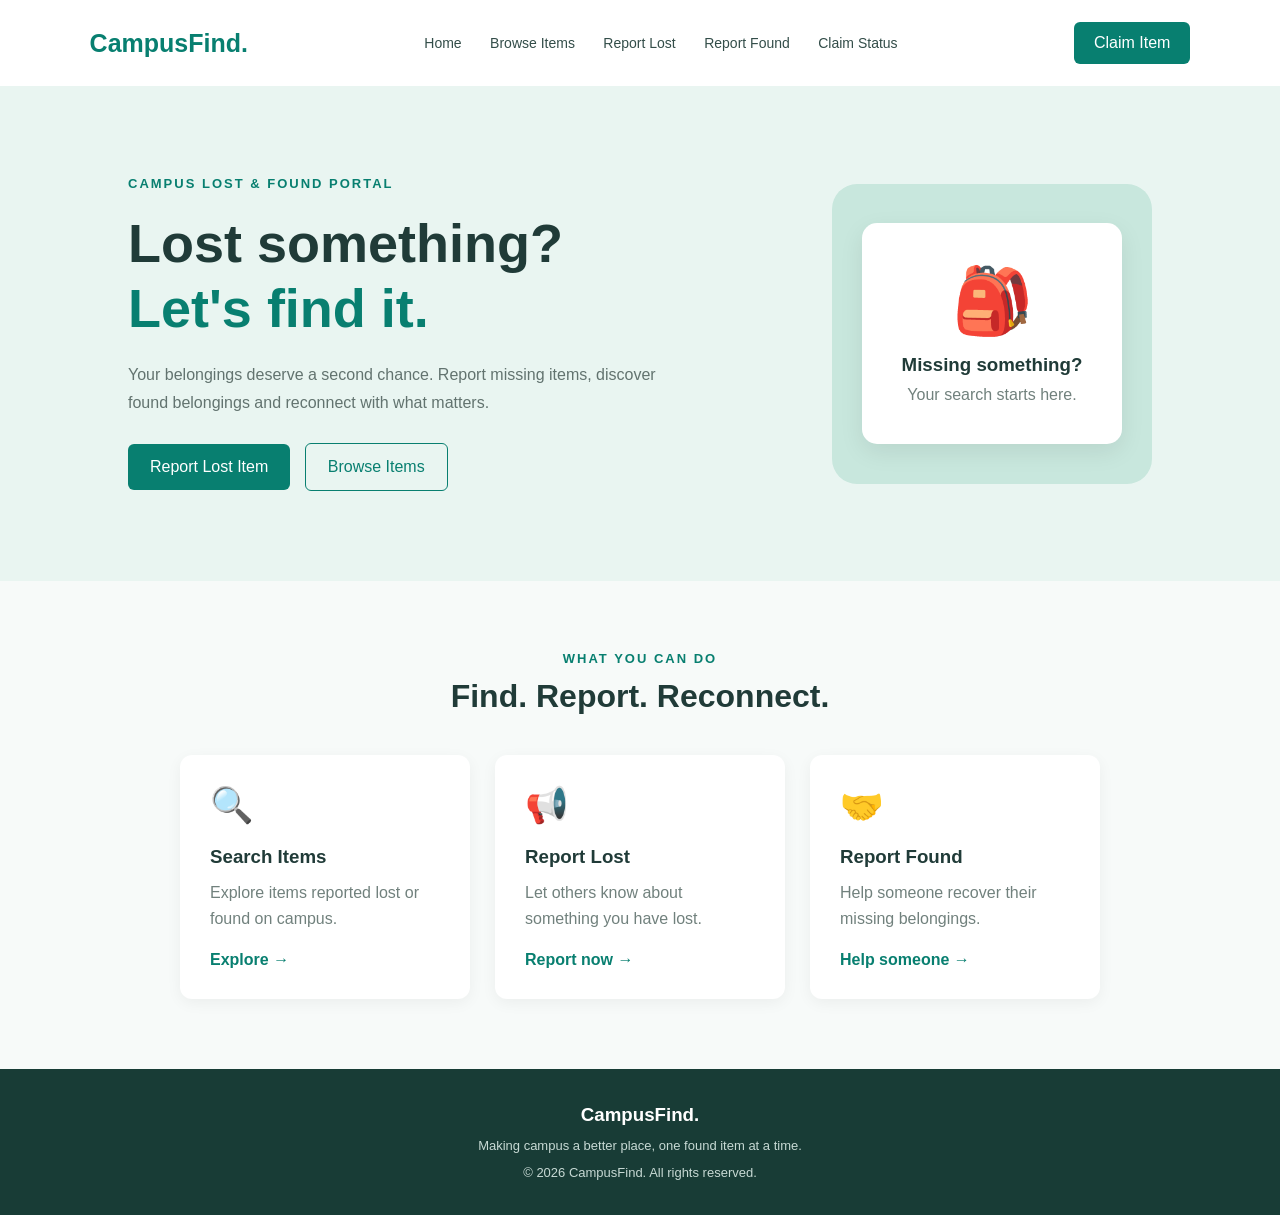
<file: index.html>
<!DOCTYPE html>
<html lang="en">
<head>
    <meta charset="UTF-8">
    <meta name="viewport" content="width=device-width, initial-scale=1.0">
    <title>CampusFind | Lost & Found</title>
    <link rel="stylesheet" href="CSS/style.css">
</head>

<body>

    <!-- Navigation Bar -->
    <header>
        <div class="logo">CampusFind.</div>

        <nav>
    <a href="index.html">Home</a>
    <a href="search.html">Browse Items</a>
    <a href="report_lost.html">Report Lost</a>
    <a href="report_found.html">Report Found</a>
    <a href="status.html">Claim Status</a>
</nav>

        <a href="claim.html" class="nav-button">Claim Item</a>
    </header>

    <!-- Hero Section -->
    <section class="hero">

        <div class="hero-content">
            <p class="tagline">CAMPUS LOST & FOUND PORTAL</p>

            <h1>Lost something?<br>
                <span>Let's find it.</span>
            </h1>

            <p class="description">
                Your belongings deserve a second chance.
                Report missing items, discover found belongings
                and reconnect with what matters.
            </p>

            <div class="hero-buttons">
                <a href="report_lost.html" class="primary-btn">
                    Report Lost Item
                </a>

                <a href="search.html" class="outline-btn">
                    Browse Items
                </a>
            </div>
        </div>

        <div class="hero-image">
            <div class="image-card">
                <div class="emoji">🎒</div>
                <h3>Missing something?</h3>
                <p>Your search starts here.</p>
            </div>
        </div>

    </section>

    <!-- Features Section -->
    <section class="features">

        <div class="section-heading">
            <p>WHAT YOU CAN DO</p>
            <h2>Find. Report. Reconnect.</h2>
        </div>

        <div class="feature-container">

            <div class="feature-card">
                <div class="feature-icon">🔍</div>
                <h3>Search Items</h3>
                <p>Explore items reported lost or found on campus.</p>
                <a href="search.html">Explore →</a>
            </div>

            <div class="feature-card">
                <div class="feature-icon">📢</div>
                <h3>Report Lost</h3>
                <p>Let others know about something you have lost.</p>
                <a href="report_lost.html">Report now →</a>
            </div>

            <div class="feature-card">
                <div class="feature-icon">🤝</div>
                <h3>Report Found</h3>
                <p>Help someone recover their missing belongings.</p>
                <a href="report_found.html">Help someone →</a>
            </div>

        </div>
    </section>

    <!-- Footer -->
    <footer>
        <h3>CampusFind.</h3>
        <p>Making campus a better place, one found item at a time.</p>
        <p>© 2026 CampusFind. All rights reserved.</p>
    </footer>

    <script src="JS/script.js"></script>

</body>
</html>
</file>
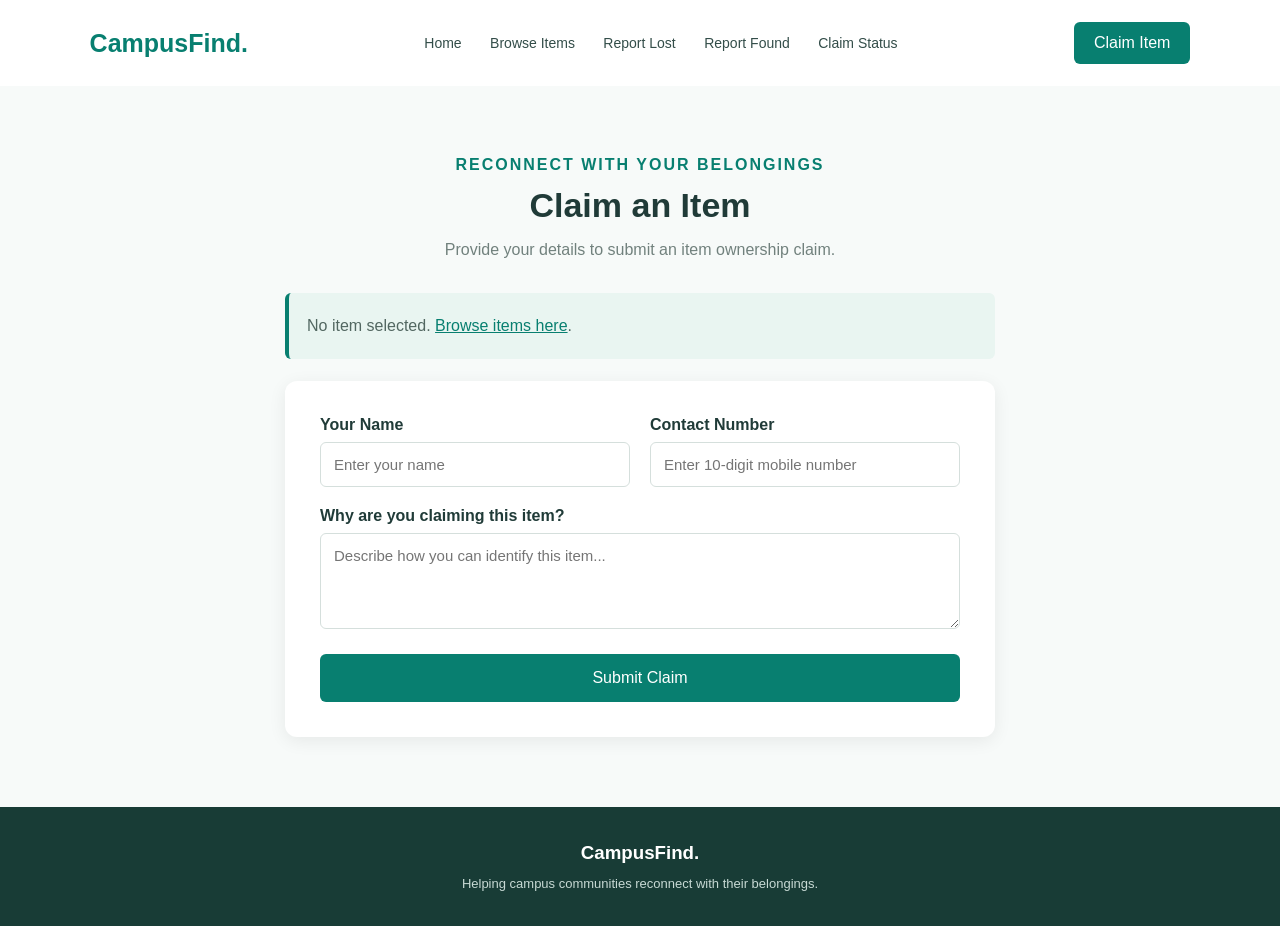
<file: claim.html>
<!DOCTYPE html>
<html lang="en">

<head>
    <meta charset="UTF-8">
    <meta name="viewport" content="width=device-width, initial-scale=1.0">
    <title>Claim Item | CampusFind</title>
    <link rel="stylesheet" href="CSS/style.css">
</head>

<body>

<header>
    <div class="logo">CampusFind.</div>

    <nav>
        <a href="index.html">Home</a>
        <a href="search.html">Browse Items</a>
        <a href="report_lost.html">Report Lost</a>
        <a href="report_found.html">Report Found</a>
        <a href="status.html">Claim Status</a>
    </nav>

    <a href="claim.html" class="nav-button">Claim Item</a>
</header>

<section class="form-section">

    <div class="form-heading">
        <p>RECONNECT WITH YOUR BELONGINGS</p>
        <h1>Claim an Item</h1>
        <p>Provide your details to submit an item ownership claim.</p>
    </div>

    <div id="selectedItemDetails" class="selected-item">
    </div>

    <form id="claimForm">

        <div class="form-group">
            <label for="claimName">Your Name</label>
            <input
                type="text"
                id="claimName"
                placeholder="Enter your name"
                required>
        </div>

        <div class="form-group">
            <label for="claimContact">Contact Number</label>
            <input
                type="tel"
                id="claimContact"
                placeholder="Enter 10-digit mobile number"
                pattern="[0-9]{10}"
                maxlength="10"
                required>
        </div>

        <div class="form-group full-width">
            <label for="claimReason">
                Why are you claiming this item?
            </label>

            <textarea
                id="claimReason"
                rows="4"
                placeholder="Describe how you can identify this item..."
                required></textarea>
        </div>

        <button type="submit" class="submit-btn">
            Submit Claim
        </button>

    </form>

</section>

<footer>
    <h3>CampusFind.</h3>
    <p>Helping campus communities reconnect with their belongings.</p>
</footer>

<script src="JS/script.js"></script>

</body>
</html>
</file>
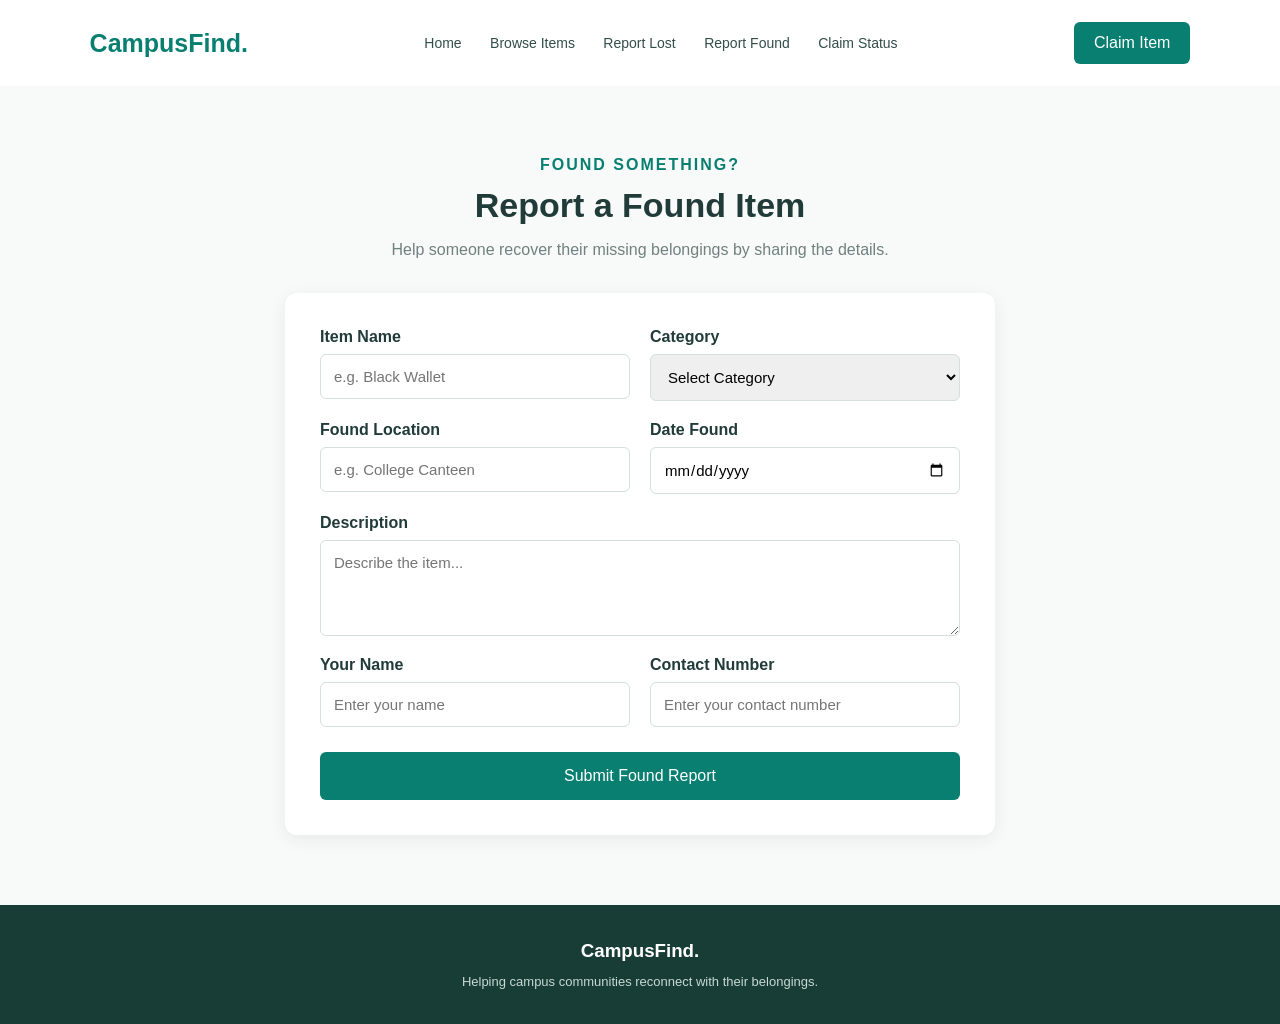
<file: report_found.html>
<!DOCTYPE html>
<html lang="en">

<head>
    <meta charset="UTF-8">
    <meta name="viewport" content="width=device-width, initial-scale=1.0">
    <title>Report Found Item | CampusFind</title>
    <link rel="stylesheet" href="CSS/style.css">
</head>

<body>

<header>
    <div class="logo">CampusFind.</div>

    <nav>
        <a href="index.html">Home</a>
        <a href="search.html">Browse Items</a>
        <a href="report_lost.html">Report Lost</a>
        <a href="report_found.html">Report Found</a>
        <a href="status.html">Claim Status</a>
    </nav>

    <a href="claim.html" class="nav-button">Claim Item</a>
</header>

<section class="form-section">

    <div class="form-heading">
        <p>FOUND SOMETHING?</p>
        <h1>Report a Found Item</h1>
        <p>Help someone recover their missing belongings by sharing the details.</p>
    </div>

    <form id="foundForm">

        <div class="form-group">
            <label for="foundName">Item Name</label>
            <input type="text" id="foundName"
            placeholder="e.g. Black Wallet" required>
        </div>

        <div class="form-group">
            <label for="foundCategory">Category</label>
            <select id="foundCategory" required>
                <option value="">Select Category</option>
                <option>Electronics</option>
                <option>Books & Stationery</option>
                <option>Bags & Accessories</option>
                <option>Personal Belongings</option>
                <option>Others</option>
            </select>
        </div>

        <div class="form-group">
            <label for="foundLocation">Found Location</label>
            <input type="text" id="foundLocation"
            placeholder="e.g. College Canteen" required>
        </div>

        <div class="form-group">
            <label for="foundDate">Date Found</label>
            <input type="date" id="foundDate" required>
        </div>

        <div class="form-group full-width">
            <label for="foundDescription">Description</label>
            <textarea id="foundDescription" rows="4"
            placeholder="Describe the item..." required></textarea>
        </div>

        <div class="form-group">
            <label for="foundUser">Your Name</label>
            <input type="text" id="foundUser"
            placeholder="Enter your name" required>
        </div>

        <div class="form-group">
            <label for="foundContact">Contact Number</label>
            <input type="tel" id="foundContact"
            placeholder="Enter your contact number"
            pattern="[0-9]{10}" maxlength="10" required>
        </div>

        <button type="submit" class="submit-btn">
            Submit Found Report
        </button>

    </form>

</section>

<footer>
    <h3>CampusFind.</h3>
    <p>Helping campus communities reconnect with their belongings.</p>
</footer>

<script src="JS/script.js"></script>

</body>
</html>
</file>
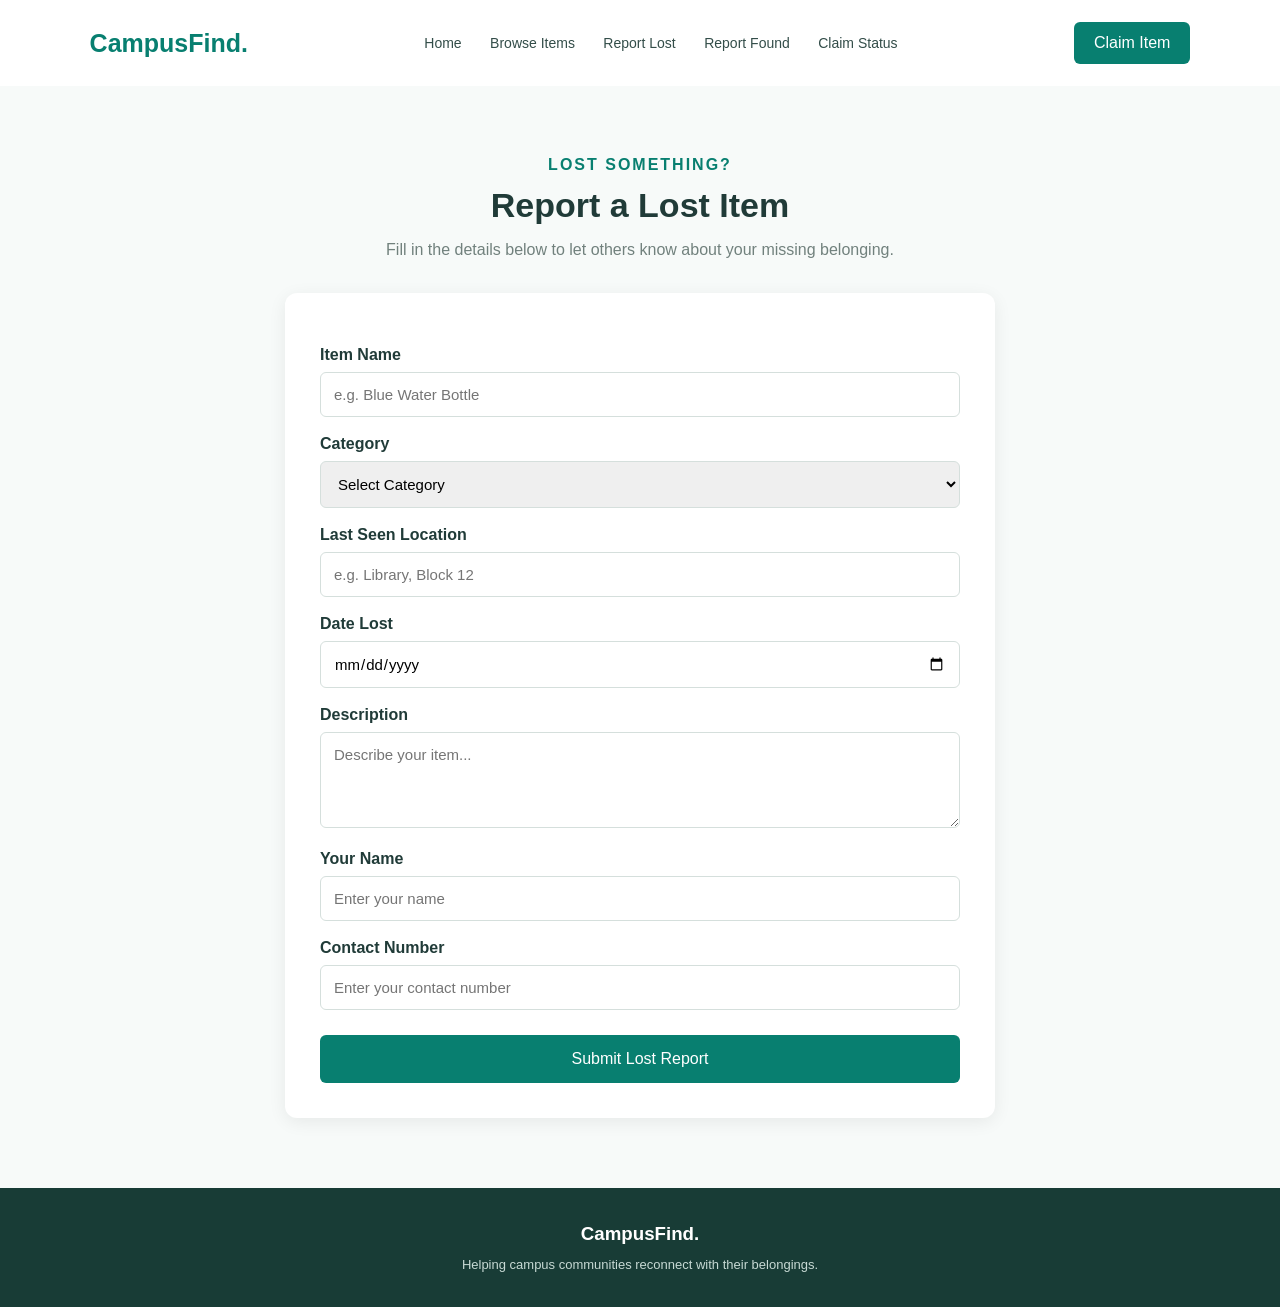
<file: report_lost.html>
<!DOCTYPE html>
<html lang="en">
<head>
    <meta charset="UTF-8">
    <meta name="viewport" content="width=device-width, initial-scale=1.0">
    <title>Report Lost Item | CampusFind</title>
    <link rel="stylesheet" href="CSS/style.css">
</head>

<body>

<header>
    <div class="logo">CampusFind.</div>

    <nav>
        <a href="index.html">Home</a>
        <a href="search.html">Browse Items</a>
        <a href="report_lost.html">Report Lost</a>
        <a href="report_found.html">Report Found</a>
        <a href="status.html">Claim Status</a>
    </nav>

    <a href="claim.html" class="nav-button">Claim Item</a>
</header>

<section class="form-section">

    <div class="form-heading">
        <p>LOST SOMETHING?</p>
        <h1>Report a Lost Item</h1>
        <p>Fill in the details below to let others know about your missing belonging.</p>
    </div>

    <form id="lostForm">

        <label>Item Name</label>
        <input type="text" id="itemName" placeholder="e.g. Blue Water Bottle" required>

        <label>Category</label>
        <select id="category" required>
            <option value="">Select Category</option>
            <option>Electronics</option>
            <option>Books & Stationery</option>
            <option>Bags & Accessories</option>
            <option>Personal Belongings</option>
            <option>Others</option>
        </select>

        <label>Last Seen Location</label>
        <input type="text" id="location" placeholder="e.g. Library, Block 12" required>

        <label>Date Lost</label>
        <input type="date" id="dateLost" required>

        <label>Description</label>
        <textarea id="description" rows="4"
        placeholder="Describe your item..." required></textarea>

        <label>Your Name</label>
        <input type="text" id="userName" placeholder="Enter your name" required>

        <label>Contact Number</label>
        <input type="tel" id="contact" placeholder="Enter your contact number"
        pattern="[0-9]{10}" maxlength="10" required>

        <button type="submit" class="submit-btn">
            Submit Lost Report
        </button>

    </form>

</section>

<footer>
    <h3>CampusFind.</h3>
    <p>Helping campus communities reconnect with their belongings.</p>
</footer>

<script src="JS/script.js"></script>

</body>
</html>
</file>
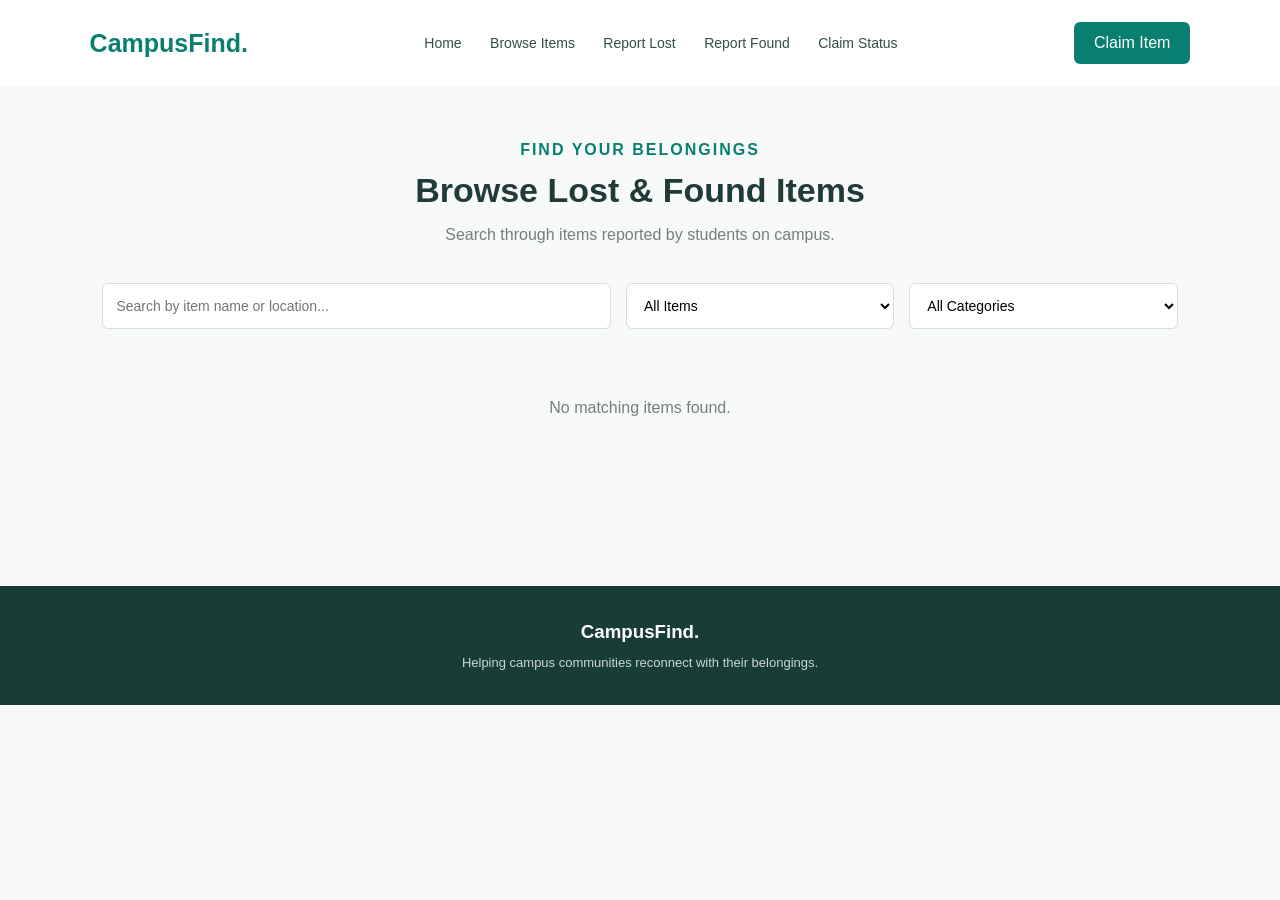
<file: search.html>
<!DOCTYPE html>
<html lang="en">
<head>
    <meta charset="UTF-8">
    <meta name="viewport" content="width=device-width, initial-scale=1.0">
    <title>Browse Items | CampusFind</title>
    <link rel="stylesheet" href="CSS/style.css">
</head>

<body>

<header>
    <div class="logo">CampusFind.</div>

    <nav>
        <a href="index.html">Home</a>
        <a href="search.html">Browse Items</a>
        <a href="report_lost.html">Report Lost</a>
        <a href="report_found.html">Report Found</a>
        <a href="status.html">Claim Status</a>
    </nav>

    <a href="claim.html" class="nav-button">Claim Item</a>
</header>

<section class="search-section">

    <div class="form-heading">
        <p>FIND YOUR BELONGINGS</p>
        <h1>Browse Lost & Found Items</h1>
        <p>Search through items reported by students on campus.</p>
    </div>

    <div class="search-controls">

        <input type="text" id="searchInput"
        placeholder="Search by item name or location...">

        <select id="typeFilter">
            <option value="All">All Items</option>
            <option value="Lost">Lost Items</option>
            <option value="Found">Found Items</option>
        </select>

        <select id="categoryFilter">
            <option value="All">All Categories</option>
            <option value="Electronics">Electronics</option>
            <option value="Books & Stationery">Books & Stationery</option>
            <option value="Bags & Accessories">Bags & Accessories</option>
            <option value="Personal Belongings">Personal Belongings</option>
            <option value="Others">Others</option>
        </select>

    </div>

    <div id="itemContainer" class="item-container"></div>

</section>

<footer>
    <h3>CampusFind.</h3>
    <p>Helping campus communities reconnect with their belongings.</p>
</footer>

<script src="JS/script.js"></script>

</body>
</html>
</file>
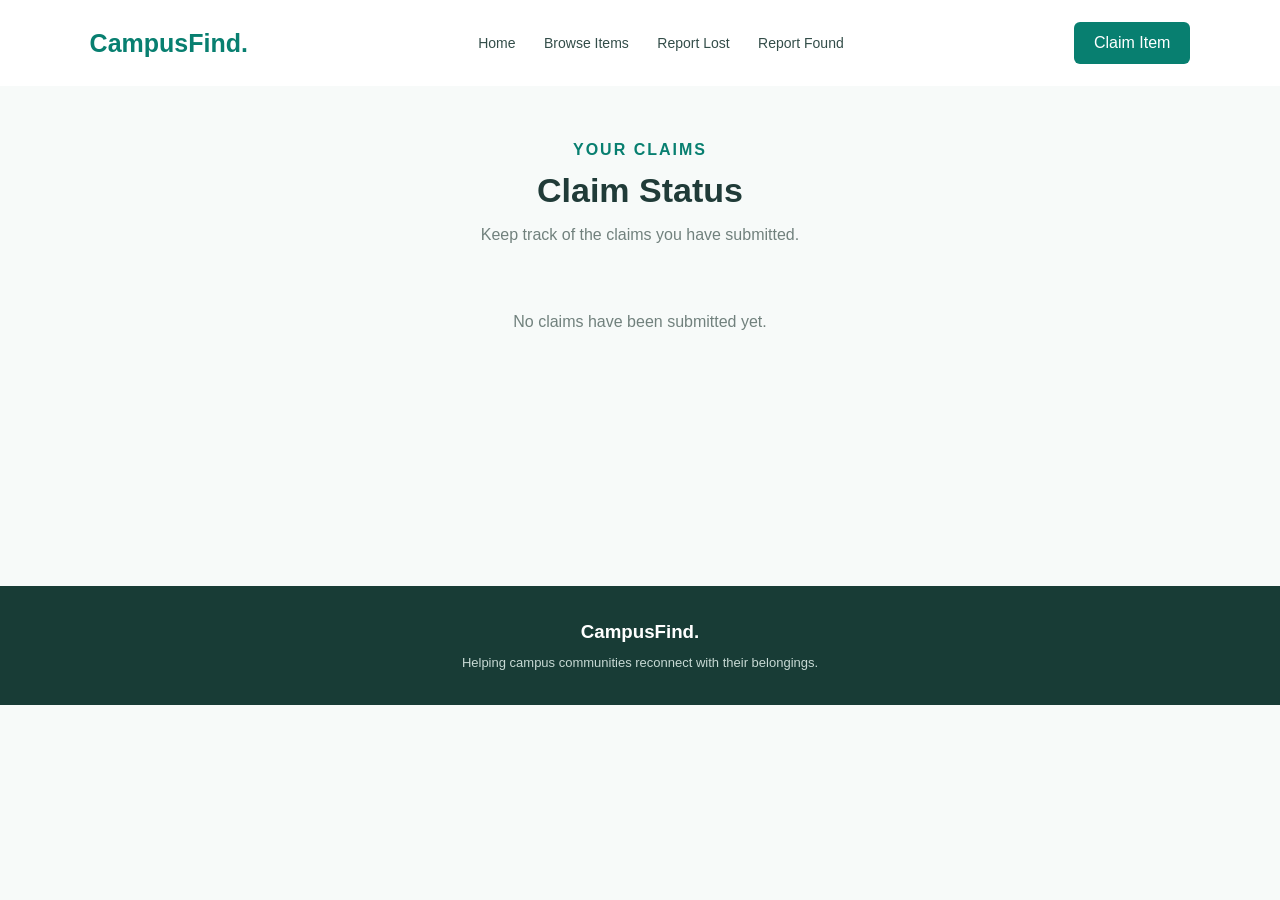
<file: status.html>
<!DOCTYPE html>
<html lang="en">
<head>
    <meta charset="UTF-8">
    <meta name="viewport" content="width=device-width, initial-scale=1.0">
    <title>Claim Status | CampusFind</title>
    <link rel="stylesheet" href="CSS/style.css">
</head>

<body>

<header>
    <div class="logo">CampusFind.</div>

    <nav>
        <a href="index.html">Home</a>
        <a href="search.html">Browse Items</a>
        <a href="report_lost.html">Report Lost</a>
        <a href="report_found.html">Report Found</a>
    </nav>

    <a href="claim.html" class="nav-button">Claim Item</a>
</header>

<section class="search-section">

    <div class="form-heading">
        <p>YOUR CLAIMS</p>
        <h1>Claim Status</h1>
        <p>Keep track of the claims you have submitted.</p>
    </div>

    <div id="claimsContainer" class="claims-container">
    </div>

</section>

<footer>
    <h3>CampusFind.</h3>
    <p>Helping campus communities reconnect with their belongings.</p>
</footer>

<script src="JS/script.js"></script>

</body>
</html>
</file>
<file: CSS/style.css>
/* General Styling */

* {
    margin: 0;
    padding: 0;
    box-sizing: border-box;
}

body {
    font-family: Arial, sans-serif;
    background: #f7faf9;
    color: #203b38;
}

/* Navigation */

header {
    display: flex;
    justify-content: space-between;
    align-items: center;
    padding: 22px 7%;
    background: white;
}

.logo {
    font-size: 25px;
    font-weight: bold;
    color: #087f70;
}

nav a {
    text-decoration: none;
    color: #334d49;
    margin: 0 12px;
    font-size: 14px;
}

nav a:hover {
    color: #087f70;
}

.nav-button {
    background: #087f70;
    color: white;
    padding: 12px 20px;
    border-radius: 6px;
    text-decoration: none;
}

/* Hero */

.hero {
    display: flex;
    justify-content: space-between;
    align-items: center;
    padding: 90px 10%;
    background: #e9f5f1;
    min-height: 470px;
}

.hero-content {
    max-width: 570px;
}

.tagline {
    color: #087f70;
    font-size: 13px;
    font-weight: bold;
    letter-spacing: 2px;
    margin-bottom: 20px;
}

.hero h1 {
    font-size: 54px;
    line-height: 1.2;
    margin-bottom: 20px;
}

.hero h1 span {
    color: #087f70;
}

.description {
    font-size: 16px;
    line-height: 1.8;
    color: #62736f;
    margin-bottom: 25px;
}

.hero-buttons a {
    display: inline-block;
    padding: 14px 22px;
    margin-right: 10px;
    border-radius: 6px;
    text-decoration: none;
}

.primary-btn {
    background: #087f70;
    color: white;
}

.outline-btn {
    border: 1px solid #087f70;
    color: #087f70;
}

.primary-btn:hover {
    background: #065f55;
}

.outline-btn:hover {
    background: #d5ebe5;
}

/* Hero Image Card */

.hero-image {
    width: 320px;
    height: 300px;
    background: #c8e7dd;
    border-radius: 25px;
    display: flex;
    justify-content: center;
    align-items: center;
}

.image-card {
    background: white;
    padding: 40px;
    border-radius: 15px;
    text-align: center;
    box-shadow: 0 8px 25px rgba(0,0,0,0.08);
}

.emoji {
    font-size: 65px;
    margin-bottom: 15px;
}

.image-card p {
    color: #71817d;
    margin-top: 10px;
}

/* Features */

.features {
    padding: 70px 8%;
    text-align: center;
}

.section-heading p {
    color: #087f70;
    font-weight: bold;
    font-size: 13px;
    letter-spacing: 2px;
    margin-bottom: 12px;
}

.section-heading h2 {
    font-size: 32px;
    margin-bottom: 40px;
}

.feature-container {
    display: flex;
    justify-content: center;
    gap: 25px;
    flex-wrap: wrap;
}

.feature-card {
    background: white;
    padding: 30px;
    width: 290px;
    border-radius: 12px;
    text-align: left;
    box-shadow: 0 4px 15px rgba(0,0,0,0.05);
}

.feature-icon {
    font-size: 35px;
    margin-bottom: 20px;
}

.feature-card h3 {
    margin-bottom: 12px;
}

.feature-card p {
    color: #71817d;
    line-height: 1.6;
    margin-bottom: 20px;
}

.feature-card a {
    color: #087f70;
    text-decoration: none;
    font-weight: bold;
}

/* Footer */

footer {
    background: #183c36;
    color: white;
    padding: 35px;
    text-align: center;
}

footer p {
    margin-top: 12px;
    font-size: 13px;
    color: #c7d9d4;
}

/* Mobile Navigation and Hero */

@media (max-width: 768px) {

    header {
        flex-direction: column;
        gap: 20px;
    }

    nav a {
        display: inline-block;
        margin: 7px;
    }

    .hero {
        flex-direction: column;
        text-align: center;
        gap: 40px;
        padding: 60px 20px;
    }

    .hero h1 {
        font-size: 40px;
    }

    .hero-image {
        max-width: 100%;
    }
}

/* Report Form */

.form-section {
    max-width: 750px;
    margin: 50px auto;
    padding: 20px;
}

.form-heading {
    text-align: center;
    margin-bottom: 30px;
}

.form-heading p:first-child {
    color: #087f70;
    font-weight: bold;
    letter-spacing: 2px;
    margin-bottom: 12px;
}

.form-heading h1 {
    font-size: 34px;
    margin-bottom: 12px;
}

.form-heading p:last-child {
    color: #71817d;
    line-height: 1.6;
}

#lostForm {
    background: white;
    padding: 35px;
    border-radius: 12px;
    box-shadow: 0 4px 18px rgba(0,0,0,0.07);
}

#lostForm label {
    display: block;
    font-weight: bold;
    margin: 18px 0 8px;
}

#lostForm input,
#lostForm select,
#lostForm textarea {
    width: 100%;
    padding: 13px;
    border: 1px solid #d5dfdc;
    border-radius: 6px;
    font-size: 15px;
    font-family: Arial, sans-serif;
}

#lostForm input:focus,
#lostForm select:focus,
#lostForm textarea:focus {
    outline: none;
    border-color: #087f70;
}

.submit-btn {
    width: 100%;
    padding: 15px;
    margin-top: 25px;
    background: #087f70;
    color: white;
    border: none;
    border-radius: 6px;
    font-size: 16px;
    cursor: pointer;
}

.submit-btn:hover {
    background: #065f55;
}

/* Search Page */

.search-section {
    padding: 55px 8%;
    min-height: 500px;
}

.search-controls {
    display: flex;
    gap: 15px;
    margin: 35px 0;
    flex-wrap: wrap;
}

.search-controls input,
.search-controls select {
    padding: 13px;
    border: 1px solid #d5dfdc;
    border-radius: 6px;
    font-size: 14px;
}

.search-controls input {
    flex: 2;
    min-width: 220px;
}

.search-controls select {
    flex: 1;
    min-width: 150px;
    background: white;
}

.item-container {
    display: grid;
    grid-template-columns: repeat(auto-fit, minmax(240px, 1fr));
    gap: 22px;
}

.item-card {
    background: white;
    padding: 25px;
    border-radius: 10px;
    box-shadow: 0 4px 15px rgba(0,0,0,0.06);
    border: 1px solid #e5eeeb;
}

.item-card h3 {
    margin: 15px 0 10px;
    color: #203b38;
}

.item-card p {
    margin: 9px 0;
    color: #71817d;
    font-size: 14px;
    line-height: 1.5;
}

.item-badge {
    display: inline-block;
    padding: 6px 12px;
    border-radius: 20px;
    font-size: 12px;
    font-weight: bold;
}

.lost-badge {
    background: #ffebeb;
    color: #d34b4b;
}

.found-badge {
    background: #dcf5e9;
    color: #16845d;
}

.item-card button {
    background: #087f70;
    color: white;
    border: none;
    padding: 10px 17px;
    margin-top: 12px;
    border-radius: 5px;
    cursor: pointer;
}

.item-card button:hover {
    background: #065f55;
}

.no-items {
    text-align: center;
    color: #71817d;
    padding: 35px;
}

/* Claim Page */

.selected-item {
    background: #e9f5f1;
    border-left: 4px solid #087f70;
    padding: 18px;
    margin-bottom: 22px;
    border-radius: 6px;
}

.selected-item h3 {
    margin-bottom: 10px;
    color: #087f70;
}

.selected-item p {
    margin: 6px 0;
    color: #526761;
}

.selected-item a {
    color: #087f70;
}

/* Claim Form Layout */

#claimForm {
    background: white;
    padding: 35px;
    border-radius: 12px;
    box-shadow: 0 4px 18px rgba(0,0,0,0.07);

    display: grid;
    grid-template-columns: 1fr 1fr;
    gap: 20px;
}

#claimForm .form-group {
    display: flex;
    flex-direction: column;
    gap: 8px;
}

#claimForm label {
    display: block;
    font-weight: bold;
    margin: 0;
}

#claimForm input,
#claimForm textarea {
    width: 100%;
    padding: 13px;
    border: 1px solid #d5dfdc;
    border-radius: 6px;
    font-size: 15px;
    font-family: Arial, sans-serif;
}

#claimForm input:focus,
#claimForm textarea:focus {
    outline: none;
    border-color: #087f70;
}

#claimForm textarea {
    resize: vertical;
}

#claimForm .full-width {
    grid-column: 1 / -1;
}

#claimForm .submit-btn {
    grid-column: 1 / -1;
    margin-top: 5px;
}

/* Report Found Form Layout */

#foundForm {
    background: white;
    padding: 35px;
    border-radius: 12px;
    box-shadow: 0 4px 18px rgba(0,0,0,0.07);

    display: grid;
    grid-template-columns: 1fr 1fr;
    gap: 20px;
}

#foundForm .form-group {
    display: flex;
    flex-direction: column;
    gap: 8px;
}

#foundForm label {
    display: block;
    font-weight: bold;
    margin: 0;
}

#foundForm input,
#foundForm select,
#foundForm textarea {
    width: 100%;
    padding: 13px;
    border: 1px solid #d5dfdc;
    border-radius: 6px;
    font-size: 15px;
    font-family: Arial, sans-serif;
}

#foundForm input:focus,
#foundForm select:focus,
#foundForm textarea:focus {
    outline: none;
    border-color: #087f70;
}

#foundForm textarea {
    resize: vertical;
}

#foundForm .full-width {
    grid-column: 1 / -1;
}

#foundForm .submit-btn {
    grid-column: 1 / -1;
    margin-top: 5px;
}

/* Claim Status Page */

.claims-container {
    display: grid;
    grid-template-columns: repeat(auto-fit, minmax(260px, 1fr));
    gap: 20px;
}

.claim-card {
    background: white;
    padding: 25px;
    border-radius: 10px;
    box-shadow: 0 4px 15px rgba(0,0,0,0.06);
    border: 1px solid #e5eeeb;
}

.claim-card h3 {
    color: #087f70;
    margin-bottom: 15px;
}

.claim-card p {
    margin: 10px 0;
    color: #62736f;
}

.status-badge {
    display: inline-block;
    padding: 7px 14px;
    border-radius: 20px;
    font-size: 12px;
    font-weight: bold;
}

.pending {
    background: #fff2d6;
    color: #a36b00;
}

.approved {
    background: #dcf5e9;
    color: #16845d;
}

.rejected {
    background: #ffebeb;
    color: #d34b4b;
}

/* Mobile Responsive */

@media (max-width: 768px) {

    .form-section {
        margin: 25px auto;
    }

    #claimForm,
    #foundForm {
        padding: 22px;
    }
}

@media (max-width: 600px) {

    #claimForm,
    #foundForm {
        grid-template-columns: 1fr;
    }

    #claimForm .full-width,
    #claimForm .submit-btn,
    #foundForm .full-width,
    #foundForm .submit-btn {
        grid-column: 1;
    }
}
</file>
